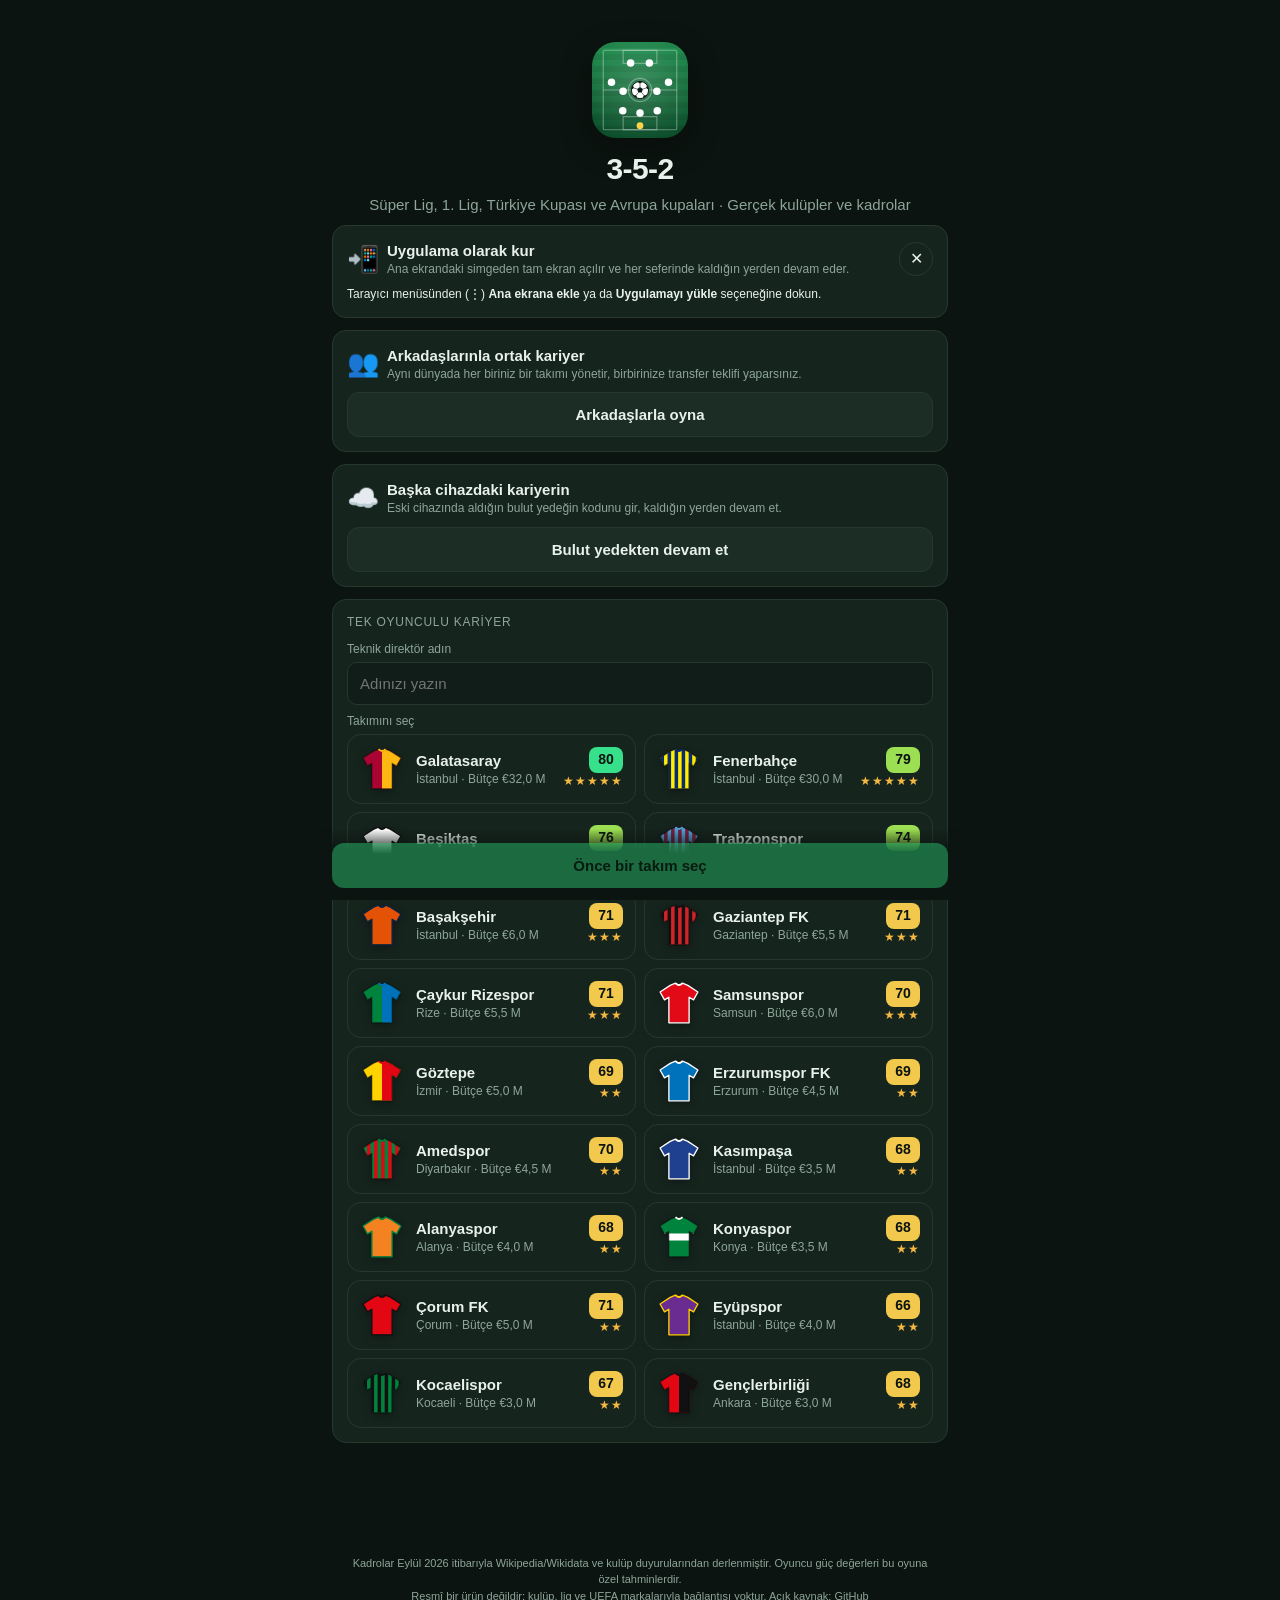
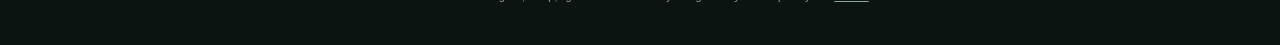
<file: index.html>
<!doctype html>
<html lang="tr">
<head>
  <meta charset="utf-8">
  <meta name="viewport" content="width=device-width, initial-scale=1, viewport-fit=cover">
  <meta name="theme-color" content="#0b1410">
  <meta name="description" content="3-5-2: Süper Lig'den Avrupa kupalarına teknik direktörlük oyunu. Gerçek kulüpler ve kadrolar, transferler, canlı maç motoru, arkadaşlarla ortak kariyer.">
  <meta name="mobile-web-app-capable" content="yes">
  <meta name="apple-mobile-web-app-capable" content="yes">
  <meta name="apple-mobile-web-app-status-bar-style" content="black-translucent">
  <meta name="apple-mobile-web-app-title" content="3-5-2">
  <link rel="manifest" href="manifest.webmanifest">
  <link rel="icon" href="icons/icon-192.png">
  <link rel="icon" type="image/svg+xml" href="icons/logo.svg">
  <link rel="apple-touch-icon" sizes="180x180" href="icons/apple-touch-icon.png">
  <meta property="og:type" content="website">
  <meta property="og:title" content="3-5-2">
  <meta property="og:description" content="Süper Lig'den Avrupa kupalarına teknik direktörlük oyunu. Gerçek kulüpler ve kadrolar, transferler, canlı maç motoru, arkadaşlarla ortak kariyer.">
  <meta property="og:image" content="https://kivancsh.github.io/352/icons/icon-512.png">
  <meta property="og:url" content="https://kivancsh.github.io/352/">
  <meta name="twitter:card" content="summary">
  <meta name="twitter:title" content="3-5-2">
  <meta name="twitter:description" content="Süper Lig'den Avrupa kupalarına teknik direktörlük oyunu.">
  <meta name="twitter:image" content="https://kivancsh.github.io/352/icons/icon-512.png">
  <title>3-5-2</title>
  <link rel="stylesheet" href="css/style.css">
</head>
<body>
  <div id="app"><div class="boot">Yükleniyor…</div></div>
  <div id="modal" hidden></div>
  <div id="toast" hidden></div>
  <noscript>Bu oyunu oynamak için tarayıcınızda JavaScript açık olmalı.</noscript>
  <script type="module" src="js/main.js"></script>
</body>
</html>
</file>
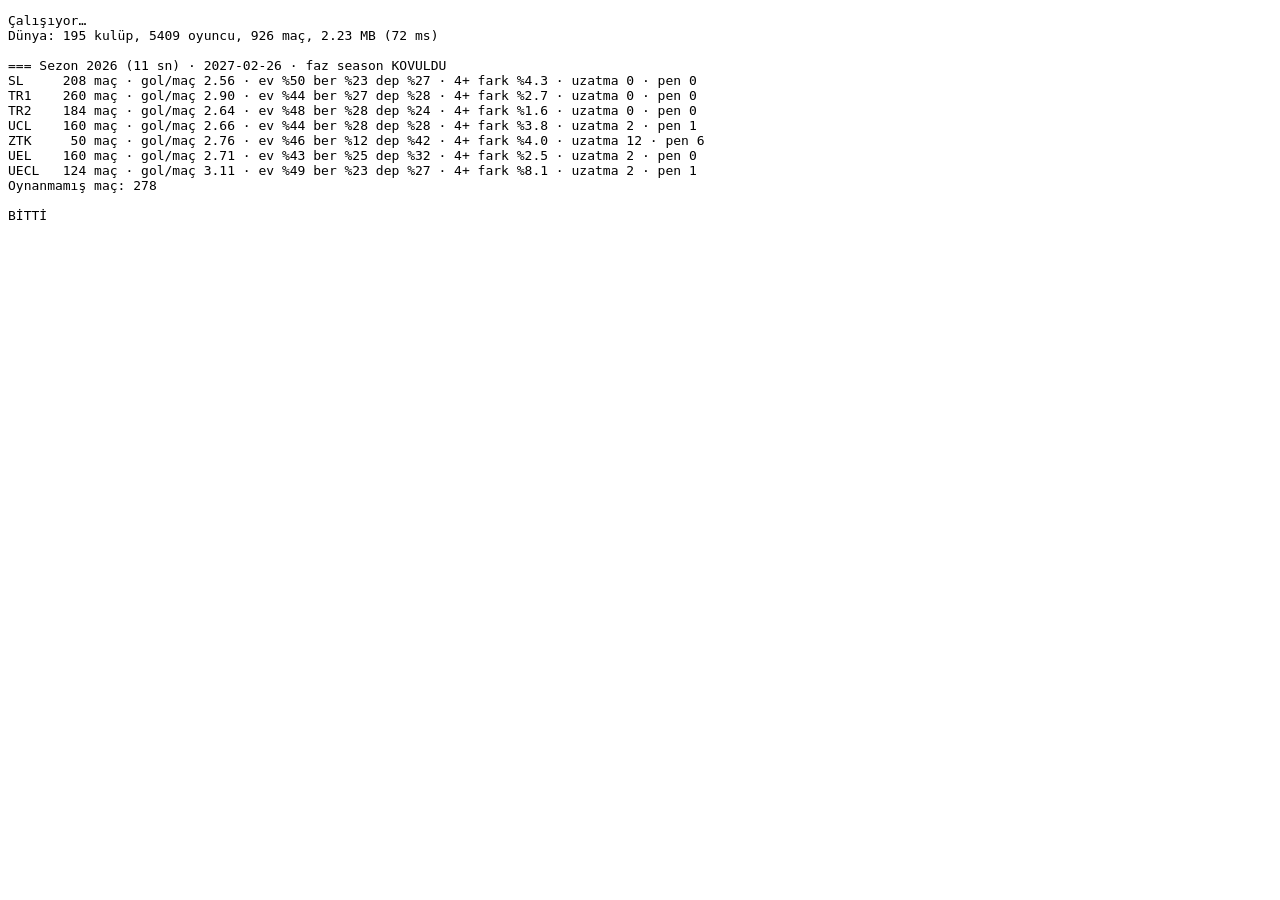
<file: tools/sim.html>
<!doctype html>
<meta charset="utf-8">
<title>Motor testi</title>
<pre id="out">Çalışıyor…</pre>
<script type="module">
import { newGame, continueGame, onUserMatchPlayed, startNewSeason, standings } from '../js/engine/game.js';
import { Match } from '../js/engine/match.js';
import { seedRng, getRngState } from '../js/engine/util.js';
import { COMPS } from '../js/engine/comps.js';

const out = document.getElementById('out');
const log = (s) => { out.textContent += `\n${s}`; };
const params = new URLSearchParams(location.search);
const seasons = Number(params.get('s') || 1);
const team = params.get('t') || 'gs';

window.simDone = false;
try {
  const t0 = performance.now();
  const state = newGame(team, 'Test');
  window.S = state;
  log(`Dünya: ${Object.keys(state.teams).length} kulüp, ${Object.keys(state.players).length} oyuncu, ${state.fixtures.length} maç, ${(JSON.stringify(state).length / 1e6).toFixed(2)} MB (${Math.round(performance.now() - t0)} ms)`);
  for (let s = 0; s < seasons; s++) {
    const ts = performance.now();
    let guard = 0;
    while (guard++ < 5000) {
      const r = continueGame(state);
      if (r.reason === 'userMatch') {
        seedRng(state.rng);
        const m = new Match(state, r.fixture, { autoUser: true });
        m.playToEnd();
        const res = m.apply();
        state.rng = getRngState();
        onUserMatchPlayed(state, r.fixture, res);
      } else if (r.reason === 'decision') {
        r.message.resolved = true;
      } else if (r.reason === 'seasonEnd' || r.reason === 'sacked') break;
    }
    // İstatistikler
    const fx = state.fixtures.filter((f) => f.played);
    const by = {};
    for (const f of fx) {
      const k = f.comp;
      const b = (by[k] ||= { n: 0, g: 0, h: 0, d: 0, a: 0, big: 0, et: 0, pens: 0 });
      b.n++; b.g += f.hg + f.ag;
      if (f.hg > f.ag) b.h++; else if (f.hg < f.ag) b.a++; else b.d++;
      if (Math.abs(f.hg - f.ag) >= 4) b.big++;
      if (f.et) b.et++;
      if (f.pens) b.pens++;
    }
    const sum = state.seasonSummary;
    log(`\n=== Sezon ${state.season} (${Math.round((performance.now() - ts) / 1000)} sn) · ${state.date} · faz ${state.phase} ${state.gameOver ? 'KOVULDU' : ''}`);
    for (const [k, b] of Object.entries(by)) {
      log(`${k.padEnd(5)} ${String(b.n).padStart(4)} maç · gol/maç ${(b.g / b.n).toFixed(2)} · ev %${Math.round(b.h / b.n * 100)} ber %${Math.round(b.d / b.n * 100)} dep %${Math.round(b.a / b.n * 100)} · 4+ fark %${(b.big / b.n * 100).toFixed(1)} · uzatma ${b.et} · pen ${b.pens}`);
    }
    const unplayed = state.fixtures.filter((f) => !f.played);
    log(`Oynanmamış maç: ${unplayed.length}`);
    if (sum) {
      const T = (id) => state.teams[id]?.name;
      log(`Şampiyonlar: ${Object.entries(sum.champions).map(([k, v]) => `${k}: ${T(v)}`).join(' | ')}`);
      log(`SL tablo: ${sum.table.map((r, i) => `${i + 1}.${T(r.id)} ${r.pts}`).join(', ')}`);
      log(`Düşen: ${sum.relegated.map(T)} · Çıkan: ${sum.promoted.map(T)} · 1.Lig düşen: ${sum.relegatedTR1.map(T)} · 2.Lig çıkan: ${sum.promotedTR2.map(T)}`);
      log(`Gol kralı: ${sum.topScorer?.name} ${sum.topScorer?.v} · Kullanıcı: ${JSON.stringify(sum.humans[team])}`);
      log(`Avrupa gelecek sezon: ${JSON.stringify(sum.europeNext)}`);
      for (const c of ['UCL', 'UEL', 'UECL']) {
        const U = state.uefa[c];
        log(`${c}: ${U.teams.length} takım, aşama ${U.stage}, şampiyon ${T(U.winner)}, TR: ${U.teams.filter((id) => state.teams[id].country === 'TR').map(T)}`);
      }
      log(`ZTK şampiyonu: ${T(state.cups.ZTK.winner)}; gündem haber sayısı ${state.news.length}; transfer ${state.transferLog.length}`);
      log(`Son haberler:\n  ${state.news.slice(0, 12).map((n) => `[${n.cat}] ${n.date} ${n.text}`).join('\n  ')}`);
    }
    if (s < seasons - 1 && state.phase === 'seasonEnd' && !state.gameOver) {
      startNewSeason(state);
      log(`Yeni sezon: ${state.season}, maç ${state.fixtures.length}, oyuncu ${Object.keys(state.players).length}, boyut ${(JSON.stringify(state).length / 1e6).toFixed(2)} MB, SL: ${state.leagues.SL.length}, TR1: ${state.leagues.TR1.length}, TR2: ${state.leagues.TR2.length}`);
    } else if (state.gameOver) break;
  }
} catch (e) {
  log(`HATA: ${e.stack || e}`);
}
window.simDone = true;
log('\nBİTTİ');
</script>
</file>
<file: css/style.css>
:root {
  --bg: #0b1410;
  --bg2: #111d18;
  --card: #16241e;
  --card2: #1c2d26;
  --line: #26392f;
  --text: #e8f1ec;
  --muted: #8ea59a;
  --accent: #2fd27a;
  --accent-ink: #062414;
  --warn: #f5b841;
  --bad: #f0564f;
  --info: #5aa9ff;
  --elite: #37e08a;
  --good: #9ddf52;
  --mid: #f2c94c;
  --low: #f08a4b;
  --radius: 14px;
  --nav-h: 64px;
  --safe-b: env(safe-area-inset-bottom, 0px);
  --safe-t: env(safe-area-inset-top, 0px);
}

* { box-sizing: border-box; -webkit-tap-highlight-color: transparent; }
[hidden] { display: none !important; }
html, body { margin: 0; background: var(--bg); color: var(--text); }
html { -webkit-text-size-adjust: 100%; overscroll-behavior: none; }
body { -webkit-touch-callout: none; }
button, .item, .nav, .top, .tabs, .seg, .slot { -webkit-user-select: none; user-select: none; touch-action: manipulation; }
.install { border-color: rgba(47, 210, 122, 0.45); background: linear-gradient(135deg, rgba(47, 210, 122, 0.12), var(--card) 60%); }
body {
  font: 15px/1.4 -apple-system, BlinkMacSystemFont, "Segoe UI", Roboto, "Helvetica Neue", Arial, sans-serif;
  overscroll-behavior-y: none;
}
button, input, select { font: inherit; color: inherit; }
button { cursor: pointer; }
.boot { display: grid; place-items: center; height: 100vh; color: var(--muted); }

/* --- Yerleşim --- */
.shell { max-width: 640px; margin: 0 auto; min-height: 100vh; padding-bottom: calc(var(--nav-h) + var(--safe-b) + 12px); }
.top {
  position: sticky; top: 0; z-index: 20;
  display: flex; align-items: center; gap: 10px;
  padding: calc(10px + var(--safe-t)) 14px 10px;
  background: rgba(11, 20, 16, 0.94); backdrop-filter: blur(10px);
  border-bottom: 1px solid var(--line);
}
.top-info { flex: 1; min-width: 0; }
.top-team { font-weight: 700; white-space: nowrap; overflow: hidden; text-overflow: ellipsis; }
.top-sub { font-size: 12px; color: var(--muted); }
.top-sub b { color: var(--accent); font-weight: 600; }
.btn-continue {
  border: 0; border-radius: 999px; padding: 10px 18px; font-weight: 700;
  background: var(--accent); color: var(--accent-ink); box-shadow: 0 4px 16px rgba(47, 210, 122, 0.25);
}
.btn-continue:active { transform: scale(0.97); }
.btn-continue small { font-weight: 600; opacity: 0.75; margin-left: 2px; }
.btn-continue.live { background: var(--bad); color: #fff; box-shadow: 0 4px 16px rgba(240, 86, 79, 0.3); }
.btn-continue.ready { background: var(--card2); color: var(--accent); box-shadow: inset 0 0 0 1px var(--accent); }
.online { border-color: rgba(90, 169, 255, 0.45); background: linear-gradient(135deg, rgba(90, 169, 255, 0.12), var(--card) 60%); }
.code-big { font-size: 34px; font-weight: 900; letter-spacing: 0.18em; text-align: center; font-family: ui-monospace, SFMono-Regular, Menlo, monospace; margin: 6px 0; }
.member { display: flex; align-items: center; gap: 10px; padding: 8px 0; border-bottom: 1px solid var(--line); }
.member:last-child { border-bottom: 0; }
.team-card[disabled] { opacity: 0.4; }
.tag.human { color: var(--info); border-color: rgba(90, 169, 255, 0.4); margin-left: 4px; }
input.inp.code { text-transform: uppercase; letter-spacing: 0.2em; font-weight: 800; text-align: center; font-size: 20px; }
.spin { display: inline-block; width: 14px; height: 14px; border: 2px solid var(--muted); border-top-color: transparent; border-radius: 50%; animation: spin 0.8s linear infinite; vertical-align: -2px; }
@keyframes spin { to { transform: rotate(360deg); } }

.nav {
  position: fixed; left: 0; right: 0; bottom: 0; z-index: 30;
  display: flex; justify-content: center;
  background: rgba(17, 29, 24, 0.97); border-top: 1px solid var(--line);
  padding-bottom: var(--safe-b);
}
.nav-inner { display: flex; width: 100%; max-width: 640px; }
.nav button {
  flex: 1; height: var(--nav-h); border: 0; background: none; color: var(--muted);
  display: flex; flex-direction: column; align-items: center; justify-content: center; gap: 2px; font-size: 11px; position: relative;
}
.nav button .ic { font-size: 20px; line-height: 1; }
.nav button.on { color: var(--accent); }
.nav .dot {
  position: absolute; top: 8px; left: calc(50% + 8px); min-width: 17px; height: 17px; padding: 0 4px;
  border-radius: 9px; background: var(--bad); color: #fff; font-size: 10px; font-weight: 700; display: grid; place-items: center;
}

main { padding: 12px 12px 0; }
.card { background: var(--card); border: 1px solid var(--line); border-radius: var(--radius); padding: 14px; margin-bottom: 12px; }
.card-h { display: flex; justify-content: space-between; align-items: baseline; font-size: 12px; text-transform: uppercase; letter-spacing: 0.06em; color: var(--muted); margin-bottom: 10px; }
.card-h span { text-transform: none; letter-spacing: 0; }
.muted { color: var(--muted); }
.small { font-size: 12px; }
.center { text-align: center; }
.row-flex { display: flex; gap: 8px; align-items: center; }
.grow { flex: 1; min-width: 0; }
.ellipsis { white-space: nowrap; overflow: hidden; text-overflow: ellipsis; }
.hr { height: 1px; background: var(--line); margin: 12px 0; }
.spacer { height: 8px; }

/* --- Düğmeler --- */
.btn {
  border: 1px solid var(--line); background: var(--card2); border-radius: 12px; padding: 11px 14px; font-weight: 600;
}
.btn:active { transform: scale(0.98); }
.btn.primary { background: var(--accent); color: var(--accent-ink); border-color: transparent; }
.btn.danger { background: rgba(240, 86, 79, 0.15); color: #ff8b85; border-color: rgba(240, 86, 79, 0.35); }
.btn.ghost { background: transparent; }
.btn.block { display: block; width: 100%; margin-top: 10px; }
.btn[disabled] { opacity: 0.45; pointer-events: none; }
.btns { display: flex; gap: 8px; flex-wrap: wrap; margin-top: 12px; }
.btns .btn { flex: 1; min-width: 120px; }

.tabs { display: flex; gap: 6px; margin-bottom: 12px; overflow-x: auto; scrollbar-width: none; }
.tabs::-webkit-scrollbar { display: none; }
.tabs button {
  border: 1px solid var(--line); background: var(--bg2); color: var(--muted);
  padding: 8px 14px; border-radius: 999px; white-space: nowrap; font-size: 13px; font-weight: 600;
}
.tabs button.on { background: var(--text); color: var(--bg); border-color: var(--text); }

.seg { display: flex; background: var(--bg2); border: 1px solid var(--line); border-radius: 12px; padding: 3px; }
.seg button { flex: 1; border: 0; background: none; padding: 8px 6px; border-radius: 9px; color: var(--muted); font-size: 13px; font-weight: 600; }
.seg button.on { background: var(--card2); color: var(--text); box-shadow: inset 0 0 0 1px var(--line); }

/* --- Rozet ve etiketler --- */
.badge {
  display: inline-grid; place-items: center; flex: none;
  width: 34px; height: 34px; border-radius: 50%;
  font-size: 10px; font-weight: 800; letter-spacing: -0.02em;
  border: 2px solid; text-shadow: none;
}
.badge.lg { width: 56px; height: 56px; font-size: 15px; border-width: 3px; }
.badge.sm { width: 24px; height: 24px; font-size: 8px; border-width: 2px; }

.ovr {
  display: inline-grid; place-items: center; min-width: 34px; height: 26px; padding: 0 6px;
  border-radius: 8px; font-weight: 800; font-size: 14px; color: #0b1410;
}
.r-elite { background: var(--elite); }
.r-good { background: var(--good); }
.r-mid { background: var(--mid); }
.r-low { background: var(--low); }

.pos {
  display: inline-block; min-width: 38px; text-align: center; font-size: 10px; font-weight: 800;
  padding: 3px 5px; border-radius: 6px; background: var(--bg2); border: 1px solid var(--line); color: var(--muted);
}
.pos.g-GK { color: #f5b841; }
.pos.g-DEF { color: #5aa9ff; }
.pos.g-MID { color: #37e08a; }
.pos.g-ATT { color: #f0564f; }

.tag { display: inline-block; font-size: 11px; padding: 2px 7px; border-radius: 6px; background: var(--bg2); border: 1px solid var(--line); color: var(--muted); }
.tag.warn { color: var(--warn); border-color: rgba(245, 184, 65, 0.4); }
.tag.bad { color: #ff8b85; border-color: rgba(240, 86, 79, 0.4); }
.tag.ok { color: var(--accent); border-color: rgba(47, 210, 122, 0.4); }
.tag.info { color: var(--info); border-color: rgba(90, 169, 255, 0.4); }

.bar { height: 6px; border-radius: 3px; background: var(--bg2); overflow: hidden; }
.bar > i { display: block; height: 100%; border-radius: 3px; background: var(--accent); }
.bar.warn > i { background: var(--warn); }
.bar.bad > i { background: var(--bad); }

.form-chip { display: inline-grid; place-items: center; width: 20px; height: 20px; border-radius: 5px; font-size: 11px; font-weight: 800; color: #0b1410; margin-right: 3px; }
.form-G { background: var(--elite); }
.form-B { background: #aab5af; }
.form-M { background: var(--bad); color: #fff; }

/* --- Listeler --- */
.list { display: flex; flex-direction: column; }
.item {
  display: flex; align-items: center; gap: 10px; padding: 10px 4px; border-bottom: 1px solid var(--line);
  background: none; border-left: 0; border-right: 0; border-top: 0; width: 100%; text-align: left;
}
.item:last-child { border-bottom: 0; }
.item:active { background: rgba(255, 255, 255, 0.03); }
.item .name { font-weight: 600; }
.item .sub { font-size: 12px; color: var(--muted); }
.item .icons { font-size: 13px; }
.cond { width: 38px; }
.cond .bar { height: 5px; }
.cond small { display: block; font-size: 10px; color: var(--muted); text-align: right; }

/* --- Ana sayfa --- */
.vs { display: flex; align-items: center; justify-content: space-between; gap: 8px; margin: 6px 0 10px; }
.vs-team { flex: 1; display: flex; flex-direction: column; align-items: center; gap: 6px; text-align: center; min-width: 0; }
.vs-team .nm { font-weight: 700; font-size: 14px; }
.vs-mid { text-align: center; font-weight: 800; font-size: 18px; min-width: 90px; }
.vs-mid small { display: block; font-weight: 500; font-size: 11px; color: var(--muted); margin-top: 2px; }
.kpis { display: grid; grid-template-columns: repeat(3, 1fr); gap: 8px; }
.kpi { background: var(--bg2); border: 1px solid var(--line); border-radius: 12px; padding: 10px; text-align: center; }
.kpi b { display: block; font-size: 20px; }
.kpi span { font-size: 11px; color: var(--muted); }
.news-item { padding: 8px 0; border-bottom: 1px solid var(--line); font-size: 13px; }
.news-item:last-child { border-bottom: 0; }
.news-item small { color: var(--muted); display: block; font-size: 11px; }

/* --- Tablo --- */
.table-wrap { overflow-x: auto; }
table.tbl { width: 100%; border-collapse: collapse; font-size: 13px; }
.tbl th { font-size: 11px; color: var(--muted); font-weight: 600; text-align: center; padding: 6px 3px; border-bottom: 1px solid var(--line); }
.tbl td { text-align: center; padding: 7px 3px; border-bottom: 1px solid var(--line); }
.tbl td.tl, .tbl th.tl { text-align: left; }
.tbl tr.me td { background: rgba(47, 210, 122, 0.1); }
.tbl td.rank { width: 26px; font-weight: 700; border-left: 3px solid transparent; }
.tbl tr.z-cl td.rank { border-left-color: var(--info); }
.tbl tr.z-el td.rank { border-left-color: var(--warn); }
.tbl tr.z-rel td.rank { border-left-color: var(--bad); }
.tbl .teamcell { display: flex; align-items: center; gap: 6px; }
.tbl b { font-weight: 800; }
.legend { display: flex; gap: 12px; flex-wrap: wrap; font-size: 11px; color: var(--muted); margin-top: 10px; }
.legend i { display: inline-block; width: 10px; height: 10px; border-radius: 2px; margin-right: 4px; vertical-align: -1px; }

.fx { display: grid; grid-template-columns: 1fr auto 1fr; align-items: center; gap: 8px; padding: 10px 2px; border-bottom: 1px solid var(--line); width: 100%; background: none; border-left: 0; border-right: 0; border-top: 0; }
.fx:last-child { border-bottom: 0; }
.fx .h { display: flex; align-items: center; justify-content: flex-end; gap: 6px; text-align: right; min-width: 0; }
.fx .a { display: flex; align-items: center; gap: 6px; min-width: 0; }
.fx .sc { font-weight: 800; min-width: 54px; text-align: center; background: var(--bg2); border-radius: 8px; padding: 4px 6px; }
.fx .sc.tbd { font-weight: 500; font-size: 11px; color: var(--muted); }
.fx.me { background: rgba(47, 210, 122, 0.07); }
.round-nav { display: flex; align-items: center; justify-content: space-between; margin-bottom: 8px; }
.round-nav button { width: 40px; height: 36px; border-radius: 10px; border: 1px solid var(--line); background: var(--bg2); font-size: 18px; }

/* --- Taktik tahtası --- */
.pitch {
  position: relative; width: 100%; aspect-ratio: 3 / 4; max-height: 70vh; margin: 0 auto;
  border-radius: 14px; overflow: hidden;
  background:
    linear-gradient(transparent 49.6%, rgba(255,255,255,.18) 49.6%, rgba(255,255,255,.18) 50.4%, transparent 50.4%),
    radial-gradient(circle at 50% 50%, transparent 17%, rgba(255,255,255,.18) 17.4%, transparent 17.8%),
    repeating-linear-gradient(180deg, #1d6b3e 0 10%, #1a6239 10% 20%);
  border: 2px solid rgba(255,255,255,.2);
}
.pitch::before, .pitch::after {
  content: ""; position: absolute; left: 25%; width: 50%; height: 14%; border: 2px solid rgba(255,255,255,.18);
}
.pitch::before { top: -2px; border-top: 0; }
.pitch::after { bottom: -2px; border-bottom: 0; }
.slot {
  position: absolute; transform: translate(-50%, -50%); z-index: 2;
  display: flex; flex-direction: column; align-items: center; gap: 1px;
  background: none; border: 0; padding: 0; width: 76px;
}
.slot .disc {
  width: 38px; height: 38px; border-radius: 50%; display: grid; place-items: center;
  font-weight: 800; font-size: 14px; background: #f4f7f5; color: #0b1410; border: 3px solid var(--accent);
  box-shadow: 0 2px 8px rgba(0,0,0,.35);
}
.slot.fit-ok .disc { border-color: var(--warn); }
.slot.fit-bad .disc { border-color: var(--bad); }
.slot.empty .disc { background: rgba(0,0,0,.35); color: #fff; border-style: dashed; }
.slot .nm { font-size: 10.5px; font-weight: 700; background: rgba(0,0,0,.55); padding: 1px 5px; border-radius: 5px; max-width: 76px; white-space: nowrap; overflow: hidden; text-overflow: ellipsis; }
.slot .ps { font-size: 9px; color: rgba(255,255,255,.75); }
.controls { display: grid; gap: 10px; margin-bottom: 12px; }
select.sel, input.inp {
  width: 100%; background: var(--bg2); border: 1px solid var(--line); border-radius: 10px; padding: 10px 12px; color: var(--text);
}
label.lbl { display: block; font-size: 12px; color: var(--muted); margin-bottom: 4px; }
.filters { display: grid; grid-template-columns: 1fr 1fr; gap: 8px; }
.filters .full { grid-column: 1 / -1; }
input[type=range] { width: 100%; accent-color: var(--accent); }

/* --- Modal --- */
#modal {
  position: fixed; inset: 0; z-index: 100; display: flex; align-items: flex-end; justify-content: center;
  background: rgba(0, 0, 0, 0.6);
}
.sheet {
  width: 100%; max-width: 640px; max-height: 92vh; overflow-y: auto;
  background: var(--bg2); border-radius: 20px 20px 0 0; border: 1px solid var(--line); border-bottom: 0;
  padding: 16px 16px calc(20px + var(--safe-b));
  animation: up 0.18s ease-out;
}
@keyframes up { from { transform: translateY(30px); opacity: 0.4; } to { transform: none; opacity: 1; } }
.sheet-h { display: flex; align-items: center; gap: 10px; margin-bottom: 12px; }
.sheet-h h2 { margin: 0; font-size: 18px; flex: 1; min-width: 0; }
.x { width: 34px; height: 34px; border-radius: 50%; border: 1px solid var(--line); background: var(--card); font-size: 16px; }
.grid2 { display: grid; grid-template-columns: 1fr 1fr; gap: 8px; }
.grid3 { display: grid; grid-template-columns: repeat(3, 1fr); gap: 8px; }
.stat { background: var(--card); border: 1px solid var(--line); border-radius: 10px; padding: 8px 10px; }
.stat span { display: block; font-size: 11px; color: var(--muted); }
.stat b { font-size: 15px; }
.note { margin-top: 10px; padding: 10px 12px; border-radius: 10px; background: var(--card); border: 1px solid var(--line); font-size: 14px; }
.note.ok { border-color: rgba(47,210,122,.5); }
.note.bad { border-color: rgba(240,86,79,.5); }
.msg-body { white-space: pre-line; line-height: 1.5; }

#toast {
  position: fixed; left: 50%; bottom: calc(var(--nav-h) + var(--safe-b) + 16px); transform: translateX(-50%); z-index: 200;
  background: var(--text); color: var(--bg); padding: 10px 16px; border-radius: 12px; font-weight: 600; font-size: 14px;
  max-width: calc(100% - 32px); box-shadow: 0 6px 24px rgba(0,0,0,.4);
}

/* --- Canlı maç --- */
.match { max-width: 640px; margin: 0 auto; min-height: 100vh; display: flex; flex-direction: column; padding: calc(10px + var(--safe-t)) 12px calc(12px + var(--safe-b)); }
.sb { display: grid; grid-template-columns: 1fr auto 1fr; align-items: center; gap: 8px; background: var(--card); border: 1px solid var(--line); border-radius: 16px; padding: 14px 10px; }
.sb-team { display: flex; flex-direction: column; align-items: center; gap: 6px; text-align: center; font-weight: 700; font-size: 13px; min-width: 0; }
.sb-score { font-size: 38px; font-weight: 900; letter-spacing: 0.02em; text-align: center; line-height: 1; }
.sb-min { font-size: 13px; font-weight: 700; color: var(--accent); margin-top: 6px; }
.poss { display: flex; height: 6px; border-radius: 3px; overflow: hidden; margin: 10px 0 4px; }
.mstats { display: flex; justify-content: space-between; font-size: 12px; color: var(--muted); }
.mctl { display: flex; gap: 6px; margin: 10px 0 8px; }
.mctl .btn { padding: 9px 10px; font-size: 13px; }
.mctl .btn.on { background: var(--text); color: var(--bg); }
.feed { flex: 1; overflow-y: auto; margin-top: 8px; display: flex; flex-direction: column; gap: 6px; min-height: 200px; }
.ev { display: flex; gap: 10px; padding: 8px 10px; border-radius: 10px; background: var(--card); font-size: 13.5px; border-left: 3px solid transparent; }
.ev .t { font-weight: 800; color: var(--muted); min-width: 34px; }
.ev.goal { background: rgba(47, 210, 122, 0.14); border-left-color: var(--accent); font-weight: 600; }
.ev.red { border-left-color: var(--bad); }
.ev.yellow { border-left-color: var(--warn); }
.ev.half, .ev.end, .ev.info { background: var(--card2); color: var(--muted); font-weight: 600; }
.ev.filler { background: transparent; color: var(--muted); }

.hero { text-align: center; padding: 30px 16px 10px; }
.hero h1 { font-size: 30px; margin: 8px 0 4px; letter-spacing: -0.02em; }
.hero p { color: var(--muted); margin: 0; }
.ball { font-size: 48px; }
.team-pick { display: grid; grid-template-columns: 1fr; gap: 8px; }
.team-card {
  display: flex; align-items: center; gap: 12px; padding: 12px; border-radius: 14px; border: 1px solid var(--line);
  background: var(--card); text-align: left; width: 100%;
}
.team-card.on { border-color: var(--accent); box-shadow: inset 0 0 0 1px var(--accent); }
.kit { flex: none; display: block; filter: drop-shadow(0 2px 4px rgba(0, 0, 0, 0.35)); }
.stars { color: var(--warn); font-size: 12px; letter-spacing: 1px; }
.start-bar {
  position: sticky; bottom: 0; z-index: 10; margin: 0 -12px; padding: 4px 12px calc(12px + var(--safe-b));
  background: linear-gradient(transparent, var(--bg) 35%);
}
.footer-note { color: var(--muted); font-size: 11px; text-align: center; padding: 18px 10px 30px; line-height: 1.5; }
.footer-note a { color: var(--muted); }

@media (min-width: 560px) {
  .team-pick { grid-template-columns: 1fr 1fr; }
  #modal { align-items: center; }
  .sheet { border-radius: 20px; border-bottom: 1px solid var(--line); max-height: 86vh; }
}

/* --- Turnuvalar, Gündem, kariyer --- */
.nav button { font-size: 10px; }
.chips { display: flex; gap: 6px; overflow-x: auto; padding: 0 0 6px; margin-bottom: 8px; scrollbar-width: none; }
.chips::-webkit-scrollbar { display: none; }
.chip { white-space: nowrap; flex: none; border: 1px solid var(--line); background: var(--card); color: var(--muted); border-radius: 18px; padding: 7px 12px; font-size: 13px; }
.chip.on { color: var(--accent); border-color: var(--accent); font-weight: 700; }
.fx-label { font-size: 11px; color: var(--muted); padding: 8px 4px 0; }
.fx-pens { display: block; font-size: 10px; color: var(--muted); font-weight: 500; }
.news-row { display: flex; gap: 10px; padding: 10px 0; border-bottom: 1px solid var(--line); }
.news-row:last-child { border-bottom: 0; }
.news-row .ic { font-size: 18px; line-height: 1.2; flex: none; width: 24px; text-align: center; }
.news-row b { display: block; margin-bottom: 2px; }
.news-row small { display: block; color: var(--muted); margin-top: 3px; font-size: 11px; }
.news-row.mine { background: linear-gradient(90deg, rgba(47, 210, 122, 0.08), transparent); }
.tie { display: flex; align-items: center; gap: 8px; padding: 8px 0; border-bottom: 1px solid var(--line); font-size: 13px; }
.tie:last-child { border-bottom: 0; }
.tie .t { flex: 1; min-width: 0; display: flex; align-items: center; gap: 6px; }
.tie .t.r { justify-content: flex-end; text-align: right; }
.tie .t.win { font-weight: 800; }
.tie .s { font-weight: 800; min-width: 54px; text-align: center; }
.tie .s small { display: block; font-weight: 500; color: var(--muted); font-size: 10px; }
.stage-h { font-size: 12px; text-transform: uppercase; letter-spacing: .04em; color: var(--muted); margin: 12px 0 2px; }
.tbl tr.z-up td.rank { box-shadow: inset 3px 0 0 var(--accent); }
.tbl tr.z-po td.rank { box-shadow: inset 3px 0 0 var(--info); }
.tbl tr.z-ko td.rank { box-shadow: inset 3px 0 0 var(--warn); }
.achv { display: grid; grid-template-columns: repeat(auto-fill, minmax(140px, 1fr)); gap: 8px; }
.achv .a { border: 1px solid var(--line); border-radius: 12px; padding: 10px; opacity: .45; font-size: 12px; }
.achv .a b { display: block; font-size: 13px; margin: 4px 0 2px; }
.achv .a.on { opacity: 1; border-color: var(--accent); }
.trophy { display: flex; align-items: center; gap: 10px; padding: 8px 0; border-bottom: 1px solid var(--line); }
.trophy .big { font-size: 26px; }
.opt { display: block; width: 100%; text-align: left; margin: 6px 0; padding: 10px 12px; border-radius: 12px; border: 1px solid var(--line); background: transparent; color: inherit; font-size: 14px; }
.opt small { display: block; color: var(--muted); margin-top: 3px; font-size: 11px; }
.opt.on { border-color: var(--accent); background: rgba(47, 210, 122, 0.1); }
.press-q { font-weight: 700; margin: 14px 0 4px; }
.status-line { display: flex; align-items: center; gap: 8px; padding: 7px 0; border-bottom: 1px solid var(--line); font-size: 13px; }
.status-line:last-child { border-bottom: 0; }
.status-line .grow { min-width: 0; }
.star-btn.on { color: var(--warn); border-color: var(--warn); }
.upcoming { font-size: 12px; color: var(--muted); }
.upcoming b { color: var(--text, inherit); }

/* Logo */
.hero .logo { width: 96px; height: 96px; border-radius: 24px; display: block; margin: 0 auto 10px; box-shadow: 0 10px 30px rgba(0, 0, 0, 0.35); }
</file>
